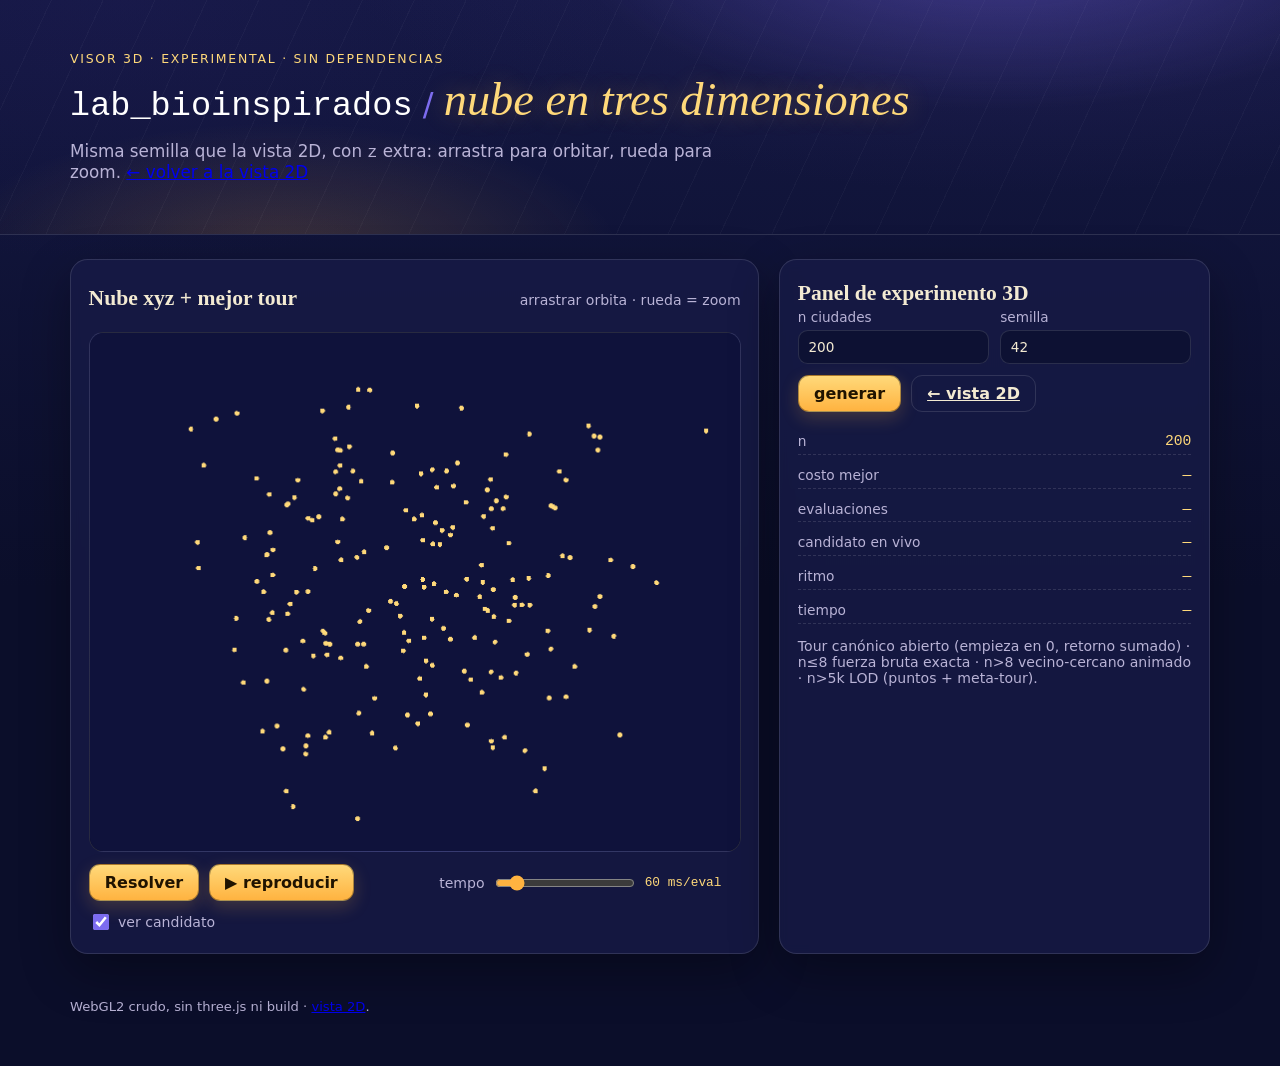
<file: web/3d-viewer/index.html>
<!DOCTYPE html>
<html lang="es">
<head>
<meta charset="utf-8">
<meta name="viewport" content="width=device-width, initial-scale=1">
<meta name="description" content="Visor 3D experimental del TSP: nube xyz + mejor tour en WebGL2 crudo, 100% cliente.">
<title>lab_bioinspirados · visor 3D (experimental)</title>
<link rel="stylesheet" href="styles.css">
</head>
<body>
<a class="skip" href="#lab3d">Saltar al visor</a>

<header class="site-header">
  <div class="hero-glow" aria-hidden="true"></div>
  <div class="wrap hero">
    <p class="kicker">visor 3D · experimental · sin dependencias</p>
    <h1 class="title"><span class="title-mono">lab_bioinspirados</span> <span class="title-sep" aria-hidden="true">/</span> <span class="title-display">nube en tres dimensiones</span></h1>
    <p class="subtitle">Misma semilla que la vista 2D, con <code>z</code> extra: arrastra para orbitar, rueda para zoom. <a href="../index.html">← volver a la vista 2D</a></p>
  </div>
</header>

<main class="wrap layout" id="lab3d">
  <section class="stage card" aria-labelledby="visor-titulo">
    <div class="stage-head">
      <h2 id="visor-titulo">Nube xyz + mejor tour</h2>
      <p class="hint">arrastrar orbita · rueda = zoom</p>
    </div>
    <div class="canvas-frame">
      <canvas id="visor" tabindex="0" role="application"
        aria-label="Visor 3D de ciudades. Arrastra para orbitar, rueda del ratón para zoom."></canvas>
      <div id="sin-webgl" class="fallback" hidden>
        <p><strong>Sin WebGL2 en este navegador:</strong> el visor 3D necesita WebGL2
        (sin three.js ni build, todo en cliente).</p>
        <p>La vista 2D sigue completa: <a href="../index.html">← volver a la vista 2D</a></p>
      </div>
      <p id="aviso-lod" class="aviso" hidden></p>
    </div>
    <div class="transport" role="group" aria-label="Controles de animación">
      <button id="btn-resolver" class="btn primary" type="button">Resolver</button>
      <button id="btn-play" class="btn" type="button" aria-pressed="false">▶ reproducir</button>
      <label class="speed">tempo
        <input id="velocidad" type="range" min="1" max="500" step="1" value="60" aria-describedby="tempo-val">
        <span id="tempo-val" class="tempo-val">60 ms/eval</span>
      </label>
      <label class="chk-cand"><input id="chk-candidato" type="checkbox" checked> ver candidato</label>
    </div>
  </section>

  <aside class="panel card" aria-labelledby="panel-titulo">
    <h2 id="panel-titulo">Panel de experimento 3D</h2>
    <div class="grid2">
      <label>n ciudades
        <input id="in-n" type="number" min="2" max="100000" step="1" value="200">
      </label>
      <label>semilla
        <input id="in-semilla" type="number" min="0" max="99999" step="1" value="42">
      </label>
    </div>
    <div class="row">
      <button id="btn-generar" class="btn" type="button">generar</button>
      <a class="btn ghost" href="../index.html">← vista 2D</a>
    </div>

    <dl class="stats" aria-live="polite">
      <div><dt>n</dt><dd id="st-n">—</dd></div>
      <div><dt>costo mejor</dt><dd id="st-costo">—</dd></div>
      <div><dt>evaluaciones</dt><dd id="st-evals">—</dd></div>
      <div><dt>candidato en vivo</dt><dd id="st-cand">—</dd></div>
      <div><dt>ritmo</dt><dd id="st-ritmo">—</dd></div>
      <div><dt>tiempo</dt><dd id="st-tiempo">—</dd></div>
    </dl>
    <p class="py-hint">Tour canónico abierto (empieza en 0, retorno sumado) · n≤8 fuerza bruta exacta · n&gt;8 vecino-cercano animado · n&gt;5k LOD (puntos + meta-tour).</p>
  </aside>
</main>

<footer class="wrap foot">
  <p>WebGL2 crudo, sin three.js ni build · <a href="../index.html">vista 2D</a>.</p>
</footer>

<script src="viewer.js" defer></script>
</body>
</html>
</file>
<file: web/3d-viewer/styles.css>
/* lab_bioinspirados · visor 3D (experimental). WebGL2 crudo, sin dependencias.
   Misma semilla y PRNG que web/app.js (mulberry32); la nube 3D extiende el
   rango [0.12, 0.88] con z: x,y,z ~ 0.12 + rng()*0.76 por punto.
   Convenciones: tour canónico abierto (empieza en 0, retorno sumado),
   costo euclídeo 3D, desempate < estricto. n≤8: fuerza bruta exacta en
   streaming. n>8: vecino-cercano (exacto si n≤2000, muestreado si mayor)
   animado paso a paso con tempo ms/eval. n>5000 LOD: solo puntos + meta-tour. */
@import url("../styles.css");

#visor {
  display: block; width: 100%; height: min(62vh, 520px); min-height: 320px;
  border-radius: .9rem; border: 1px solid var(--line);
  background: radial-gradient(120% 100% at 50% 0%, #1c2160 0%, #10133a 60%, #0a0c26 100%);
  cursor: grab; touch-action: none;
}
#visor:active { cursor: grabbing; }
#visor:focus { outline: none; }
#visor:focus-visible { outline: 3px solid var(--focus); outline-offset: 3px; }

.fallback {
  position: absolute; inset: 0; margin: 0;
  display: grid; place-content: center; gap: .5rem; text-align: center;
  background: #10133a; border: 1px solid var(--line); border-radius: .9rem;
  color: var(--ink); padding: 2rem;
}
.fallback a { color: var(--ambar-hot); }
.fallback[hidden] { display: none !important; }

@media (max-width: 900px) {
  #visor { height: 60vw; min-height: 300px; }
}
</file>
